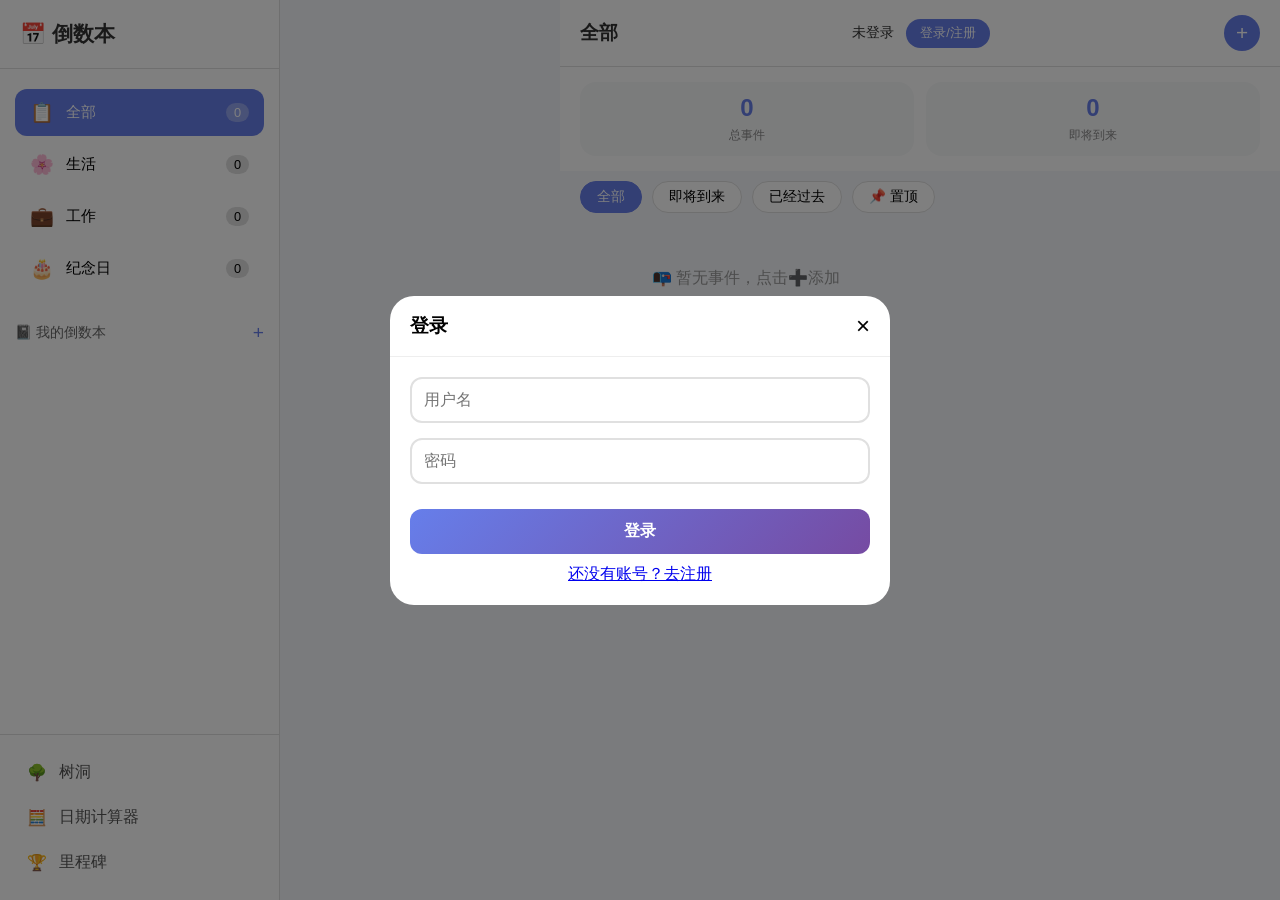
<file: index.html>
<!DOCTYPE html>
<html lang="zh-CN">
<head>
    <meta charset="UTF-8">
    <meta name="viewport" content="width=device-width, initial-scale=1.0, user-scalable=yes">
    <title>Days Matter Pro · 倒数日 + 树洞</title>
    <link rel="stylesheet" href="style6.css">
</head>
<body>
<div class="app">
    <div class="sidebar" id="sidebar">
        <div class="sidebar-header"><h2>📅 倒数本</h2><button class="close-sidebar" id="closeSidebar">✕</button></div>
        <div class="categories">
            <div class="category-item active" data-category="all"><span class="category-icon">📋</span><span class="category-name">全部</span><span class="category-count" id="allCount">0</span></div>
            <div class="category-item" data-category="life"><span class="category-icon">🌸</span><span class="category-name">生活</span><span class="category-count" id="lifeCount">0</span></div>
            <div class="category-item" data-category="work"><span class="category-icon">💼</span><span class="category-name">工作</span><span class="category-count" id="workCount">0</span></div>
            <div class="category-item" data-category="anniversary"><span class="category-icon">🎂</span><span class="category-name">纪念日</span><span class="category-count" id="anniversaryCount">0</span></div>
        </div>
        <div class="custom-notebooks"><div class="section-title"><span>📓 我的倒数本</span><button class="add-notebook-btn" id="addNotebookBtn">+</button></div><div id="notebookList" class="notebook-list"></div></div>
        <div class="sidebar-footer"><div class="footer-item" id="showTreehole"><span>🌳</span><span>树洞</span></div><div class="footer-item" id="showCalculator"><span>🧮</span><span>日期计算器</span></div><div class="footer-item" id="showMilestones"><span>🏆</span><span>里程碑</span></div></div>
    </div>
    <div class="main-content">
        <div class="top-bar"><button class="menu-btn" id="menuBtn">☰</button><h1 id="currentCategoryTitle">全部</h1><div class="user-area"><span id="userGreeting" class="user-greeting"></span><button id="loginBtn" class="login-btn">登录/注册</button><button id="logoutBtn" class="logout-btn" style="display:none;">退出</button></div><button class="add-event-btn" id="openAddModalBtn">+</button></div>
        <div id="countdownModule"><div class="stats-row"><div class="stat-mini"><div class="stat-mini-value" id="totalEvents">0</div><div class="stat-mini-label">总事件</div></div><div class="stat-mini"><div class="stat-mini-value" id="upcomingEvents">0</div><div class="stat-mini-label">即将到来</div></div></div><div class="filter-row"><button class="filter-chip active" data-status="all">全部</button><button class="filter-chip" data-status="upcoming">即将到来</button><button class="filter-chip" data-status="passed">已经过去</button><button class="filter-chip" data-status="pinned">📌 置顶</button></div><div id="eventsGrid" class="events-grid"></div></div>
        <div id="treeholeModule" style="display: none;"><div class="treehole-container"><div class="treehole-header"><h2>🌳 树洞心声</h2><p>匿名倾诉，温暖回响</p></div><div id="treeholeLoginTip" class="login-tip" style="display:none;">🔒 请先登录，再分享你的心声或回复他人~</div><div class="post-form" id="treeholePostForm"><textarea id="treeholeContent" rows="3" placeholder="写下你的心声... (匿名发布)"></textarea><button id="publishPostBtn" class="publish-btn">🌱 发布心声</button></div><div id="postsList" class="posts-list"></div></div></div>
        <div id="calculatorModule" style="display: none;"><div class="calculator-container"><h2>🧮 日期计算器</h2><div class="calculator-box"><div class="calc-field"><label>开始日期</label><input type="date" id="calcStartDate" class="calc-input"></div><div class="calc-field"><label>结束日期</label><input type="date" id="calcEndDate" class="calc-input"></div><button id="calcBtnPage" class="save-btn">📅 计算相差天数</button><div id="calcResultPage" class="calc-result-card" style="margin-top:15px;"></div></div></div></div>
        <div id="milestonesModule" style="display: none;"><div class="milestones-container"><h2>🏆 我的里程碑</h2><div class="milestone-stats-page"><div class="milestone-card-page"><div class="milestone-number" id="totalDaysRecordPage">0</div><div class="milestone-label">累计事件数</div></div><div class="milestone-card-page"><div class="milestone-number" id="completedEventsCountPage">0</div><div class="milestone-label">已完成事件</div></div><div class="milestone-card-page"><div class="milestone-number" id="longestStreakPage">0</div><div class="milestone-label">最长连续打卡</div></div></div><div id="milestoneListPage" class="milestone-list-page"></div><div class="running-illustration"><p>✨ 继续奔跑，创造更多回忆 ✨</p></div></div></div>
    </div>
</div>
<div id="eventModal" class="modal"><div class="modal-content"><div class="modal-header"><h3 id="modalTitle">添加新事件</h3><span class="close-modal">&times;</span></div><div class="modal-body"><input type="text" id="eventName" placeholder="事件名称" class="modal-input"><input type="date" id="eventDate" class="modal-input"><select id="eventCategory" class="modal-input"><option value="life">🌸 生活</option><option value="work">💼 工作</option><option value="anniversary">🎂 纪念日</option></select><select id="eventNotebook" class="modal-input"></select><div class="adv-toggle" id="advToggle"><span>⚙️ 高级选项</span><span class="adv-arrow">▼</span></div><div class="adv-panel" id="advPanel"><label class="adv-label"><input type="checkbox" id="eventPinned"> 📌 置顶</label><label class="adv-label"><span>🔄 重复</span><select id="eventRepeat"><option value="none">不重复</option><option value="daily">每天</option><option value="weekly">每周</option><option value="monthly">每月</option><option value="yearly">每年</option></select></label><label class="adv-label"><span>🎨 颜色</span><select id="eventColor"><option value="default">默认</option><option value="pink">粉色</option><option value="blue">蓝色</option><option value="orange">橙色</option><option value="green">绿色</option></select></label><label class="adv-label"><span>🖼️ 背景图片</span><input type="file" id="eventBgImage" accept="image/*"></label><div id="bgPreview" style="margin-top:5px;"></div></div><button id="saveEventBtn" class="save-btn">保存</button></div></div></div>
<div id="notesModal" class="modal"><div class="modal-content"><div class="modal-header"><h3>📝 备注</h3><span class="close-modal">&times;</span></div><div class="modal-body"><div class="add-note-row"><input type="text" id="newNoteInput" placeholder="添加一条备注..."><button id="addNoteBtn">添加</button></div><ul id="notesList" class="notes-list"></ul></div></div></div>
<div id="authModal" class="modal"><div class="modal-content"><div class="modal-header"><h3 id="authTitle">登录</h3><span class="close-modal">&times;</span></div><div class="modal-body"><input type="text" id="authUsername" placeholder="用户名" class="modal-input"><input type="password" id="authPassword" placeholder="密码" class="modal-input"><button id="authSubmitBtn" class="save-btn">登录</button><p style="margin-top:10px; text-align:center;"><a href="#" id="switchAuthMode">还没有账号？去注册</a></p></div></div></div>
<script src="script6.js"></script>
</body>
</html>
<!-- 触发部署 -->
</file>
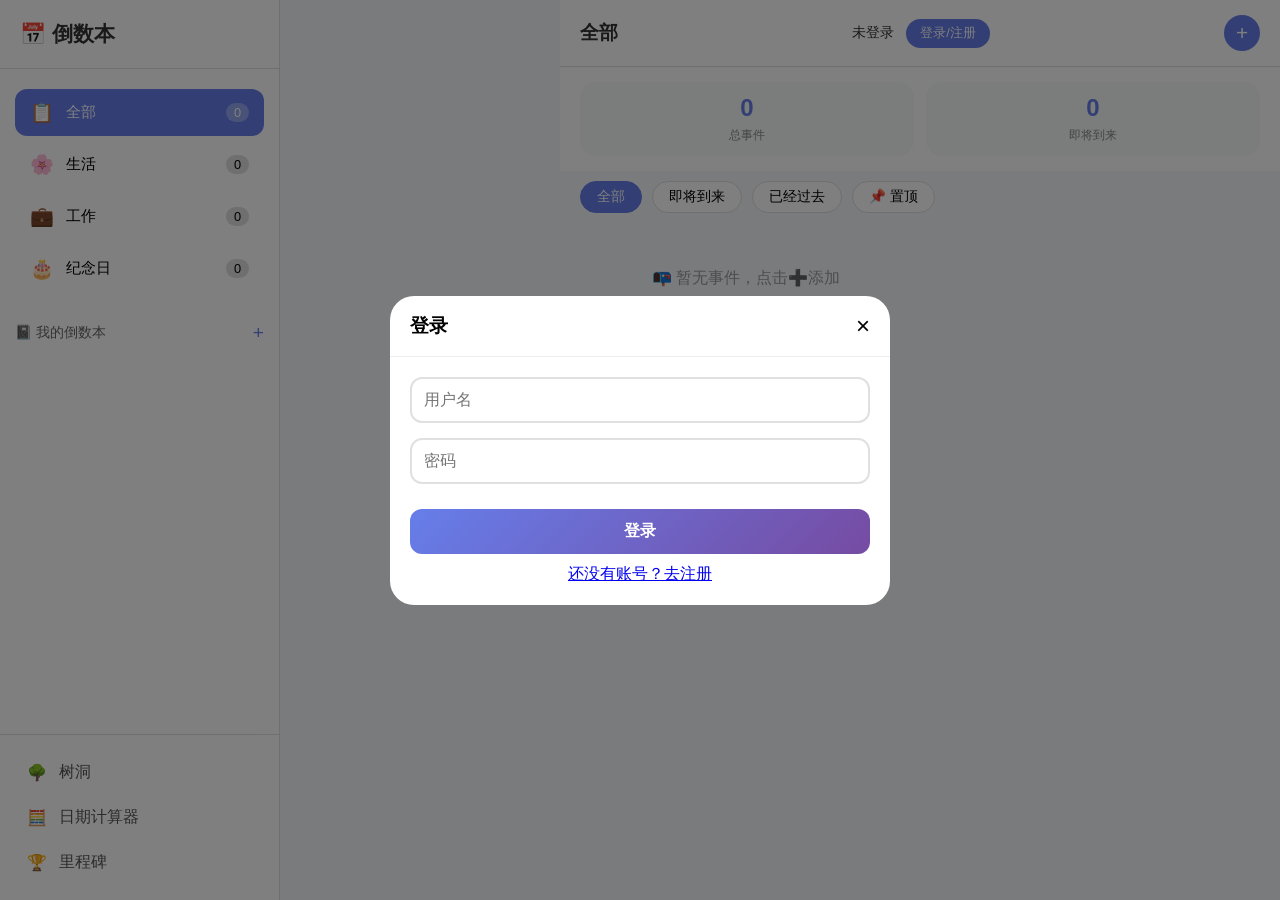
<file: index6.html>
<!DOCTYPE html>
<html lang="zh-CN">
<head>
    <meta charset="UTF-8">
    <meta name="viewport" content="width=device-width, initial-scale=1.0, user-scalable=yes">
    <title>Days Matter Pro · 倒数日 + 树洞</title>
    <link rel="stylesheet" href="style6.css">
</head>
<body>
<div class="app">
    <div class="sidebar" id="sidebar">
        <div class="sidebar-header"><h2>📅 倒数本</h2><button class="close-sidebar" id="closeSidebar">✕</button></div>
        <div class="categories">
            <div class="category-item active" data-category="all"><span class="category-icon">📋</span><span class="category-name">全部</span><span class="category-count" id="allCount">0</span></div>
            <div class="category-item" data-category="life"><span class="category-icon">🌸</span><span class="category-name">生活</span><span class="category-count" id="lifeCount">0</span></div>
            <div class="category-item" data-category="work"><span class="category-icon">💼</span><span class="category-name">工作</span><span class="category-count" id="workCount">0</span></div>
            <div class="category-item" data-category="anniversary"><span class="category-icon">🎂</span><span class="category-name">纪念日</span><span class="category-count" id="anniversaryCount">0</span></div>
        </div>
        <div class="custom-notebooks"><div class="section-title"><span>📓 我的倒数本</span><button class="add-notebook-btn" id="addNotebookBtn">+</button></div><div id="notebookList" class="notebook-list"></div></div>
        <div class="sidebar-footer"><div class="footer-item" id="showTreehole"><span>🌳</span><span>树洞</span></div><div class="footer-item" id="showCalculator"><span>🧮</span><span>日期计算器</span></div><div class="footer-item" id="showMilestones"><span>🏆</span><span>里程碑</span></div></div>
    </div>
    <div class="main-content">
        <div class="top-bar"><button class="menu-btn" id="menuBtn">☰</button><h1 id="currentCategoryTitle">全部</h1><div class="user-area"><span id="userGreeting" class="user-greeting"></span><button id="loginBtn" class="login-btn">登录/注册</button><button id="logoutBtn" class="logout-btn" style="display:none;">退出</button></div><button class="add-event-btn" id="openAddModalBtn">+</button></div>
        <div id="countdownModule"><div class="stats-row"><div class="stat-mini"><div class="stat-mini-value" id="totalEvents">0</div><div class="stat-mini-label">总事件</div></div><div class="stat-mini"><div class="stat-mini-value" id="upcomingEvents">0</div><div class="stat-mini-label">即将到来</div></div></div><div class="filter-row"><button class="filter-chip active" data-status="all">全部</button><button class="filter-chip" data-status="upcoming">即将到来</button><button class="filter-chip" data-status="passed">已经过去</button><button class="filter-chip" data-status="pinned">📌 置顶</button></div><div id="eventsGrid" class="events-grid"></div></div>
        <div id="treeholeModule" style="display: none;"><div class="treehole-container"><div class="treehole-header"><h2>🌳 树洞心声</h2><p>匿名倾诉，温暖回响</p></div><div id="treeholeLoginTip" class="login-tip" style="display:none;">🔒 请先登录，再分享你的心声或回复他人~</div><div class="post-form" id="treeholePostForm"><textarea id="treeholeContent" rows="3" placeholder="写下你的心声... (匿名发布)"></textarea><button id="publishPostBtn" class="publish-btn">🌱 发布心声</button></div><div id="postsList" class="posts-list"></div></div></div>
        <div id="calculatorModule" style="display: none;"><div class="calculator-container"><h2>🧮 日期计算器</h2><div class="calculator-box"><div class="calc-field"><label>开始日期</label><input type="date" id="calcStartDate" class="calc-input"></div><div class="calc-field"><label>结束日期</label><input type="date" id="calcEndDate" class="calc-input"></div><button id="calcBtnPage" class="save-btn">📅 计算相差天数</button><div id="calcResultPage" class="calc-result-card" style="margin-top:15px;"></div></div></div></div>
        <div id="milestonesModule" style="display: none;"><div class="milestones-container"><h2>🏆 我的里程碑</h2><div class="milestone-stats-page"><div class="milestone-card-page"><div class="milestone-number" id="totalDaysRecordPage">0</div><div class="milestone-label">累计事件数</div></div><div class="milestone-card-page"><div class="milestone-number" id="completedEventsCountPage">0</div><div class="milestone-label">已完成事件</div></div><div class="milestone-card-page"><div class="milestone-number" id="longestStreakPage">0</div><div class="milestone-label">最长连续打卡</div></div></div><div id="milestoneListPage" class="milestone-list-page"></div><div class="running-illustration"><p>✨ 继续奔跑，创造更多回忆 ✨</p></div></div></div>
    </div>
</div>
<div id="eventModal" class="modal"><div class="modal-content"><div class="modal-header"><h3 id="modalTitle">添加新事件</h3><span class="close-modal">&times;</span></div><div class="modal-body"><input type="text" id="eventName" placeholder="事件名称" class="modal-input"><input type="date" id="eventDate" class="modal-input"><select id="eventCategory" class="modal-input"><option value="life">🌸 生活</option><option value="work">💼 工作</option><option value="anniversary">🎂 纪念日</option></select><select id="eventNotebook" class="modal-input"></select><div class="adv-toggle" id="advToggle"><span>⚙️ 高级选项</span><span class="adv-arrow">▼</span></div><div class="adv-panel" id="advPanel"><label class="adv-label"><input type="checkbox" id="eventPinned"> 📌 置顶</label><label class="adv-label"><span>🔄 重复</span><select id="eventRepeat"><option value="none">不重复</option><option value="daily">每天</option><option value="weekly">每周</option><option value="monthly">每月</option><option value="yearly">每年</option></select></label><label class="adv-label"><span>🎨 颜色</span><select id="eventColor"><option value="default">默认</option><option value="pink">粉色</option><option value="blue">蓝色</option><option value="orange">橙色</option><option value="green">绿色</option></select></label><label class="adv-label"><span>🖼️ 背景图片</span><input type="file" id="eventBgImage" accept="image/*"></label><div id="bgPreview" style="margin-top:5px;"></div></div><button id="saveEventBtn" class="save-btn">保存</button></div></div></div>
<div id="notesModal" class="modal"><div class="modal-content"><div class="modal-header"><h3>📝 备注</h3><span class="close-modal">&times;</span></div><div class="modal-body"><div class="add-note-row"><input type="text" id="newNoteInput" placeholder="添加一条备注..."><button id="addNoteBtn">添加</button></div><ul id="notesList" class="notes-list"></ul></div></div></div>
<div id="authModal" class="modal"><div class="modal-content"><div class="modal-header"><h3 id="authTitle">登录</h3><span class="close-modal">&times;</span></div><div class="modal-body"><input type="text" id="authUsername" placeholder="用户名" class="modal-input"><input type="password" id="authPassword" placeholder="密码" class="modal-input"><button id="authSubmitBtn" class="save-btn">登录</button><p style="margin-top:10px; text-align:center;"><a href="#" id="switchAuthMode">还没有账号？去注册</a></p></div></div></div>
<script src="script6.js"></script>
</body>
</html>
</file>
<file: style6.css>
* {
    margin: 0;
    padding: 0;
    box-sizing: border-box;
}

body {
    font-family: -apple-system, BlinkMacSystemFont, 'Segoe UI', 'PingFang SC', Roboto, sans-serif;
    background: #f5f7fb;
}

.app {
    display: flex;
    min-height: 100vh;
}

/* ========== 侧边栏 ========== */
.sidebar {
    width: 280px;
    background: white;
    border-right: 1px solid #e0e0e0;
    display: flex;
    flex-direction: column;
    position: fixed;
    top: 0;
    left: 0;
    bottom: 0;
    z-index: 100;
    transform: translateX(-100%);
    transition: transform 0.3s ease;
}

.sidebar.open {
    transform: translateX(0);
}

.sidebar-header {
    display: flex;
    justify-content: space-between;
    align-items: center;
    padding: 20px;
    border-bottom: 1px solid #e0e0e0;
}

.sidebar-header h2 {
    font-size: 1.3rem;
    color: #333;
}

.close-sidebar {
    background: none;
    border: none;
    font-size: 1.3rem;
    cursor: pointer;
    color: #999;
}

.categories {
    padding: 15px;
}

.category-item {
    display: flex;
    align-items: center;
    padding: 12px 15px;
    margin: 5px 0;
    border-radius: 12px;
    cursor: pointer;
    transition: background 0.2s;
}

.category-item:hover {
    background: #f0f0f0;
}

.category-item.active {
    background: #667eea;
    color: white;
}

.category-icon {
    font-size: 1.2rem;
    margin-right: 12px;
}

.category-name {
    flex: 1;
    font-size: 0.95rem;
}

.category-count {
    font-size: 0.8rem;
    background: #e0e0e0;
    padding: 2px 8px;
    border-radius: 20px;
}

.category-item.active .category-count {
    background: rgba(255,255,255,0.3);
}

.custom-notebooks {
    flex: 1;
    padding: 0 15px;
}

.section-title {
    display: flex;
    justify-content: space-between;
    align-items: center;
    padding: 10px 0;
    color: #666;
    font-size: 0.85rem;
}

.add-notebook-btn {
    background: none;
    border: none;
    font-size: 1.2rem;
    cursor: pointer;
    color: #667eea;
}

.notebook-list {
    margin-top: 5px;
}

.notebook-item {
    display: flex;
    align-items: center;
    padding: 10px 12px;
    margin: 3px 0;
    border-radius: 10px;
    cursor: pointer;
    transition: background 0.2s;
}

.notebook-item:hover {
    background: #f0f0f0;
}

.notebook-item.active {
    background: #e8e8e8;
    font-weight: 500;
}

.notebook-name {
    flex: 1;
    font-size: 0.9rem;
}

.delete-notebook {
    background: none;
    border: none;
    color: #ff4757;
    cursor: pointer;
    font-size: 1rem;
    display: none;
}

.notebook-item:hover .delete-notebook {
    display: inline-block;
}

.sidebar-footer {
    padding: 15px;
    border-top: 1px solid #e0e0e0;
}

.footer-item {
    display: flex;
    align-items: center;
    gap: 12px;
    padding: 12px;
    border-radius: 10px;
    cursor: pointer;
    color: #555;
}

.footer-item:hover {
    background: #f0f0f0;
}

/* ========== 主内容区 ========== */
.main-content {
    flex: 1;
    margin-left: 0;
    transition: margin-left 0.3s;
    padding-bottom: 20px;
}

@media (min-width: 768px) {
    .sidebar {
        transform: translateX(0);
        position: relative;
    }
    .main-content {
        margin-left: 280px;
    }
    .menu-btn {
        display: none;
    }
    .close-sidebar {
        display: none;
    }
}

.top-bar {
    background: white;
    padding: 15px 20px;
    display: flex;
    justify-content: space-between;
    align-items: center;
    border-bottom: 1px solid #e0e0e0;
    position: sticky;
    top: 0;
    z-index: 10;
}

.menu-btn {
    background: none;
    border: none;
    font-size: 1.5rem;
    cursor: pointer;
}

.top-bar h1 {
    font-size: 1.2rem;
    color: #333;
}

.user-area {
    display: flex;
    align-items: center;
    gap: 12px;
}

.login-btn {
    background: #667eea;
    color: white;
    border: none;
    padding: 6px 14px;
    border-radius: 30px;
    font-size: 0.8rem;
    cursor: pointer;
}

.user-greeting {
    font-size: 0.85rem;
    color: #333;
}

.logout-btn {
    background: #ddd;
    border: none;
    padding: 4px 10px;
    border-radius: 20px;
    cursor: pointer;
}

.add-event-btn {
    background: #667eea;
    color: white;
    border: none;
    width: 36px;
    height: 36px;
    border-radius: 50%;
    font-size: 1.3rem;
    cursor: pointer;
    display: flex;
    align-items: center;
    justify-content: center;
}

.stats-row {
    display: flex;
    gap: 12px;
    padding: 15px 20px;
    background: white;
    margin-bottom: 10px;
}

.stat-mini {
    flex: 1;
    background: #f8f9fa;
    border-radius: 16px;
    padding: 12px;
    text-align: center;
}

.stat-mini-value {
    font-size: 1.5rem;
    font-weight: bold;
    color: #667eea;
}

.stat-mini-label {
    font-size: 0.75rem;
    color: #888;
    margin-top: 5px;
}

.filter-row {
    display: flex;
    gap: 10px;
    padding: 0 20px 15px;
    flex-wrap: wrap;
}

.filter-chip {
    padding: 6px 16px;
    background: white;
    border: 1px solid #e0e0e0;
    border-radius: 30px;
    font-size: 0.85rem;
    cursor: pointer;
    transition: all 0.2s;
}

.filter-chip.active {
    background: #667eea;
    color: white;
    border-color: #667eea;
}

.events-grid {
    display: grid;
    grid-template-columns: repeat(auto-fill, minmax(320px, 1fr));
    gap: 16px;
    padding: 0 20px;
}

.event-card {
    background: white;
    border-radius: 20px;
    padding: 18px;
    transition: transform 0.2s, box-shadow 0.2s;
    box-shadow: 0 2px 8px rgba(0,0,0,0.05);
    cursor: pointer;
    position: relative;
    background-size: cover;
    background-position: center;
    background-blend-mode: overlay;
}

.event-card:hover {
    transform: translateY(-3px);
    box-shadow: 0 8px 20px rgba(0,0,0,0.1);
}

.event-card.pinned {
    border-left: 4px solid #ffa502;
}

.event-card.theme-pink { background-color: rgba(255,240,245,0.85); background-blend-mode: overlay; }
.event-card.theme-blue { background-color: rgba(232,244,255,0.85); background-blend-mode: overlay; }
.event-card.theme-orange { background-color: rgba(255,245,230,0.85); background-blend-mode: overlay; }
.event-card.theme-green { background-color: rgba(232,248,240,0.85); background-blend-mode: overlay; }

.card-header {
    display: flex;
    justify-content: space-between;
    align-items: flex-start;
    margin-bottom: 12px;
}
.event-name {
    font-weight: 600;
    font-size: 1rem;
    color: #333;
    text-shadow: 0 1px 0 rgba(255,255,255,0.5);
}
.event-badges {
    display: flex;
    gap: 5px;
}
.badge-category {
    font-size: 0.7rem;
    padding: 2px 8px;
    border-radius: 20px;
    background: rgba(0,0,0,0.05);
}
.badge-pinned {
    font-size: 0.7rem;
    padding: 2px 6px;
    border-radius: 20px;
    background: #ffa502;
    color: white;
}
.days-area {
    text-align: center;
    margin: 15px 0;
}
.days-number {
    font-size: 3rem;
    font-weight: bold;
    background: linear-gradient(135deg, #667eea, #764ba2);
    background-clip: text;
    -webkit-background-clip: text;
    -webkit-text-fill-color: transparent;
    line-height: 1;
}
.days-number.urgent {
    background: linear-gradient(135deg, #ff4757, #ff6b81);
    background-clip: text;
    -webkit-background-clip: text;
}
.days-label {
    font-size: 0.85rem;
    color: #888;
    margin-top: 5px;
}
.event-date {
    text-align: center;
    font-size: 0.75rem;
    color: #aaa;
    margin-bottom: 12px;
}
.notes-preview {
    background: rgba(0,0,0,0.03);
    border-radius: 12px;
    padding: 8px;
    margin: 10px 0;
    font-size: 0.75rem;
    color: #666;
}
.card-footer {
    display: flex;
    justify-content: space-between;
    align-items: center;
    margin-top: 12px;
    padding-top: 10px;
    border-top: 1px solid rgba(0,0,0,0.1);
}
.complete-area {
    display: flex;
    align-items: center;
    gap: 6px;
}
.card-actions {
    display: flex;
    gap: 8px;
}
.icon-action {
    background: none;
    border: none;
    font-size: 1rem;
    cursor: pointer;
    padding: 4px;
    border-radius: 6px;
}

/* 模态框通用 */
.modal {
    display: none;
    position: fixed;
    top: 0;
    left: 0;
    width: 100%;
    height: 100%;
    background: rgba(0,0,0,0.5);
    z-index: 200;
    justify-content: center;
    align-items: center;
}
.modal.show {
    display: flex;
}
.modal-content {
    background: white;
    border-radius: 24px;
    width: 90%;
    max-width: 500px;
    max-height: 85vh;
    overflow: auto;
}
.modal-header {
    display: flex;
    justify-content: space-between;
    align-items: center;
    padding: 16px 20px;
    border-bottom: 1px solid #eee;
}
.close-modal {
    font-size: 1.5rem;
    cursor: pointer;
}
.modal-body {
    padding: 20px;
}
.modal-input {
    width: 100%;
    padding: 12px;
    margin-bottom: 15px;
    border: 2px solid #e0e0e0;
    border-radius: 12px;
    font-size: 1rem;
}
.save-btn {
    width: 100%;
    padding: 12px;
    background: linear-gradient(135deg, #667eea, #764ba2);
    color: white;
    border: none;
    border-radius: 12px;
    font-size: 1rem;
    font-weight: bold;
    cursor: pointer;
    margin-top: 10px;
}
.adv-toggle {
    display: flex;
    justify-content: space-between;
    padding: 10px 0;
    color: #667eea;
    cursor: pointer;
}
.adv-panel {
    display: none;
    padding: 10px 0;
}
.adv-panel.show {
    display: block;
}
.adv-label {
    display: flex;
    align-items: center;
    gap: 10px;
    margin-bottom: 12px;
    flex-wrap: wrap;
}
.add-note-row {
    display: flex;
    gap: 10px;
    margin-bottom: 20px;
}
.add-note-row input {
    flex: 1;
    padding: 10px;
    border: 2px solid #e0e0e0;
    border-radius: 10px;
}
.add-note-row button {
    padding: 10px 16px;
    background: #667eea;
    color: white;
    border: none;
    border-radius: 10px;
    cursor: pointer;
}
.notes-list {
    list-style: none;
}
.note-item {
    display: flex;
    justify-content: space-between;
    align-items: center;
    padding: 10px;
    background: #f9f9f9;
    border-radius: 10px;
    margin-bottom: 8px;
}
.delete-note {
    background: none;
    border: none;
    color: #ff4757;
    cursor: pointer;
}
.empty-state {
    text-align: center;
    padding: 40px;
    color: #999;
}

/* 树洞模块 */
.treehole-container {
    max-width: 800px;
    margin: 0 auto;
    padding: 20px;
    background: #faf7f0;
    min-height: calc(100vh - 70px);
}
.treehole-header {
    text-align: center;
    margin-bottom: 30px;
}
.treehole-header h2 {
    font-size: 2rem;
    color: #5d3a1a;
}
.post-form {
    background: #fff9ef;
    border-radius: 40px;
    padding: 20px;
    margin-bottom: 30px;
    border: 1px solid #e0c8a0;
}
.post-form textarea {
    width: 100%;
    padding: 15px;
    border: 2px solid #e0c8a0;
    border-radius: 30px;
    font-size: 1rem;
    resize: vertical;
}
.publish-btn {
    margin-top: 15px;
    background: #8b5a2b;
    color: white;
    border: none;
    padding: 10px 25px;
    border-radius: 40px;
    cursor: pointer;
}
.post-card {
    background: #fffdf7;
    border-radius: 30px;
    margin-bottom: 25px;
    padding: 20px;
    border-left: 8px solid #b97f3a;
    position: relative;
}
.post-header {
    display: flex;
    justify-content: space-between;
    align-items: center;
    margin-bottom: 12px;
    border-bottom: 1px dashed #eeddbb;
    padding-bottom: 8px;
    flex-wrap: wrap;
    gap: 8px;
}
.post-anon {
    font-weight: bold;
    background: #f0e4cc;
    padding: 2px 12px;
    border-radius: 30px;
}
.post-time {
    color: #a0845c;
    font-size: 0.8rem;
}
.post-content {
    font-size: 1rem;
    margin: 15px 0;
    color: #3e2a1f;
    white-space: pre-wrap;
}
.post-actions {
    display: flex;
    gap: 12px;
    align-items: center;
    flex-wrap: wrap;
}
.reply-btn, .like-post-btn {
    background: none;
    border: none;
    cursor: pointer;
    font-size: 0.9rem;
    display: inline-flex;
    align-items: center;
    gap: 4px;
}
.reply-btn {
    color: #8b5a2b;
}
.like-post-btn {
    color: #e07c3c;
    transition: transform 0.1s;
}
.like-post-btn.liked {
    color: #e84118;
}
.like-post-btn:hover {
    transform: scale(1.05);
}
.delete-post-btn {
    background: none;
    border: none;
    color: #ff6b6b;
    cursor: pointer;
    font-size: 0.8rem;
    padding: 4px 8px;
    border-radius: 20px;
}
.delete-post-btn:hover {
    background: #ffe0e0;
}
.reply-btn.disabled-reply {
    color: #ccc;
    cursor: not-allowed;
}
.replies-area {
    margin-top: 15px;
    padding-top: 12px;
    border-top: 1px solid #eeddbb;
}
.reply-item {
    background: #fef8ef;
    border-radius: 25px;
    padding: 12px 15px;
    margin-bottom: 12px;
    position: relative;
}
.reply-header {
    display: flex;
    justify-content: space-between;
    align-items: center;
    margin-bottom: 6px;
    font-size: 0.8rem;
    flex-wrap: wrap;
    gap: 6px;
}
.reply-right-actions {
    display: flex;
    align-items: center;
    gap: 12px;
}
.like-reply-btn {
    background: none;
    border: none;
    cursor: pointer;
    font-size: 0.9rem;
    display: flex;
    align-items: center;
    gap: 4px;
    color: #e07c3c;
    transition: transform 0.1s;
}
.like-reply-btn:hover {
    transform: scale(1.05);
}
.like-reply-btn.liked {
    color: #e84118;
}
.delete-reply-btn {
    background: none;
    border: none;
    color: #ff6b6b;
    cursor: pointer;
    font-size: 0.7rem;
    padding: 2px 6px;
    border-radius: 16px;
}
.delete-reply-btn:hover {
    background: #ffe0e0;
}
.reply-form {
    display: flex;
    gap: 10px;
    margin-top: 12px;
}
.reply-input {
    flex: 1;
    padding: 8px 12px;
    border: 1px solid #e0c8a0;
    border-radius: 30px;
}
.reply-submit {
    background: #b97f3a;
    color: white;
    border: none;
    border-radius: 30px;
    padding: 8px 16px;
    cursor: pointer;
}
.login-tip {
    background: #fef2e0;
    border-radius: 30px;
    padding: 12px 20px;
    text-align: center;
    color: #b97f3a;
    margin-bottom: 20px;
}
.calculator-container, .milestones-container {
    max-width: 600px;
    margin: 0 auto;
    background: white;
    border-radius: 40px;
    padding: 30px;
    text-align: center;
}
.calc-field {
    margin-bottom: 20px;
    text-align: left;
}
.calc-field label {
    display: block;
    margin-bottom: 8px;
    font-weight: 500;
}
.calc-input {
    width: 100%;
    padding: 12px;
    border: 2px solid #e0e0e0;
    border-radius: 30px;
}
.calc-result-card {
    margin-top: 20px;
    padding: 15px;
    background: #f0f0f0;
    border-radius: 30px;
    font-weight: bold;
}
.milestone-stats-page {
    display: flex;
    gap: 15px;
    justify-content: center;
    margin-bottom: 30px;
    flex-wrap: wrap;
}
.milestone-card-page {
    background: #f0f0f0;
    border-radius: 30px;
    padding: 15px;
    text-align: center;
    flex: 1;
}
.milestone-number {
    font-size: 2rem;
    font-weight: bold;
    color: #ffa502;
}
.milestone-list-page {
    max-height: 350px;
    overflow-y: auto;
    margin: 20px 0;
    text-align: left;
}
.milestone-item {
    background: #fef8ef;
    border-radius: 20px;
    padding: 12px 18px;
    margin-bottom: 12px;
    border-left: 4px solid #ffa502;
    font-size: 0.9rem;
    display: flex;
    justify-content: space-between;
    align-items: center;
    flex-wrap: wrap;
    gap: 8px;
}
.milestone-name {
    font-weight: 500;
    color: #3e2a1f;
}
.milestone-time {
    font-size: 0.75rem;
    color: #8b5a2b;
    background: #fff0e0;
    padding: 4px 10px;
    border-radius: 30px;
}
.running-illustration {
    text-align: center;
    margin-top: 20px;
    color: #8b5a2b;
}
.bg-preview {
    max-width: 100%;
    height: 60px;
    object-fit: cover;
    border-radius: 12px;
    margin-top: 5px;
    border: 1px solid #ddd;
}
</file>
